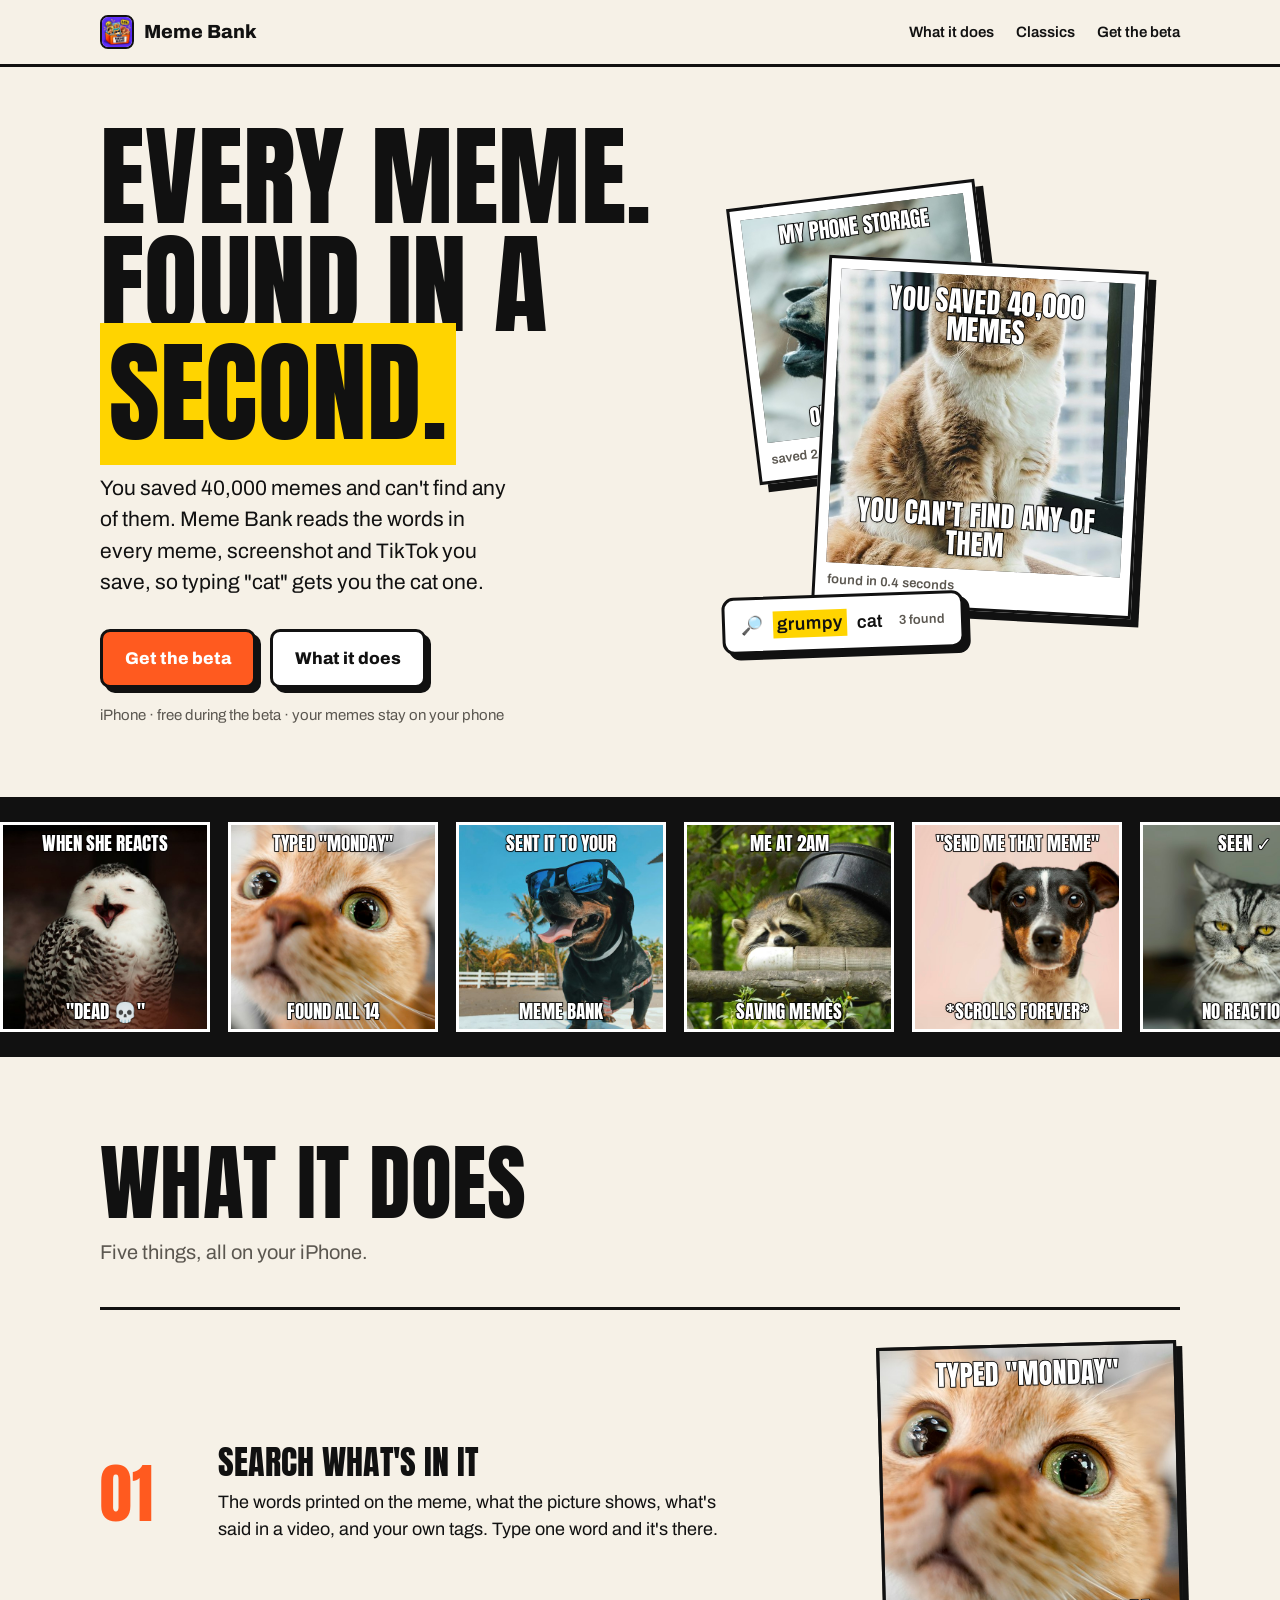
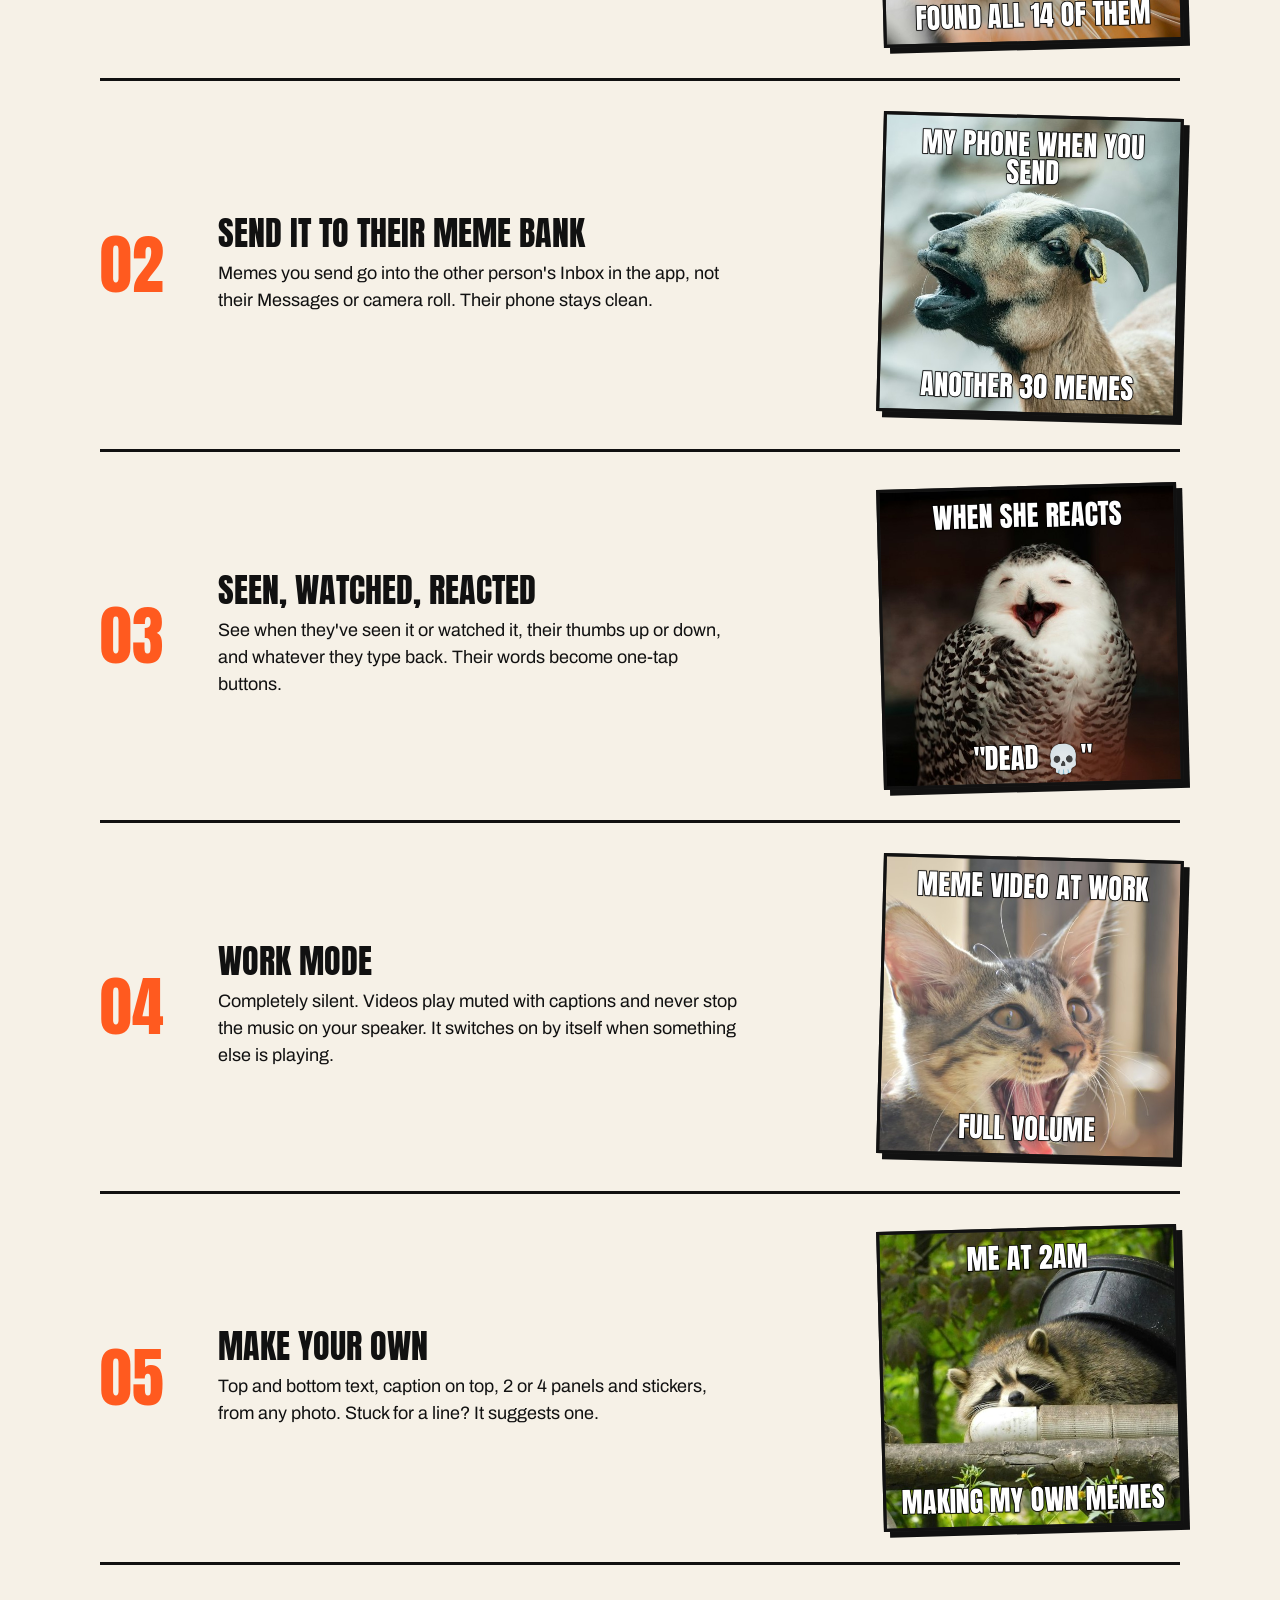
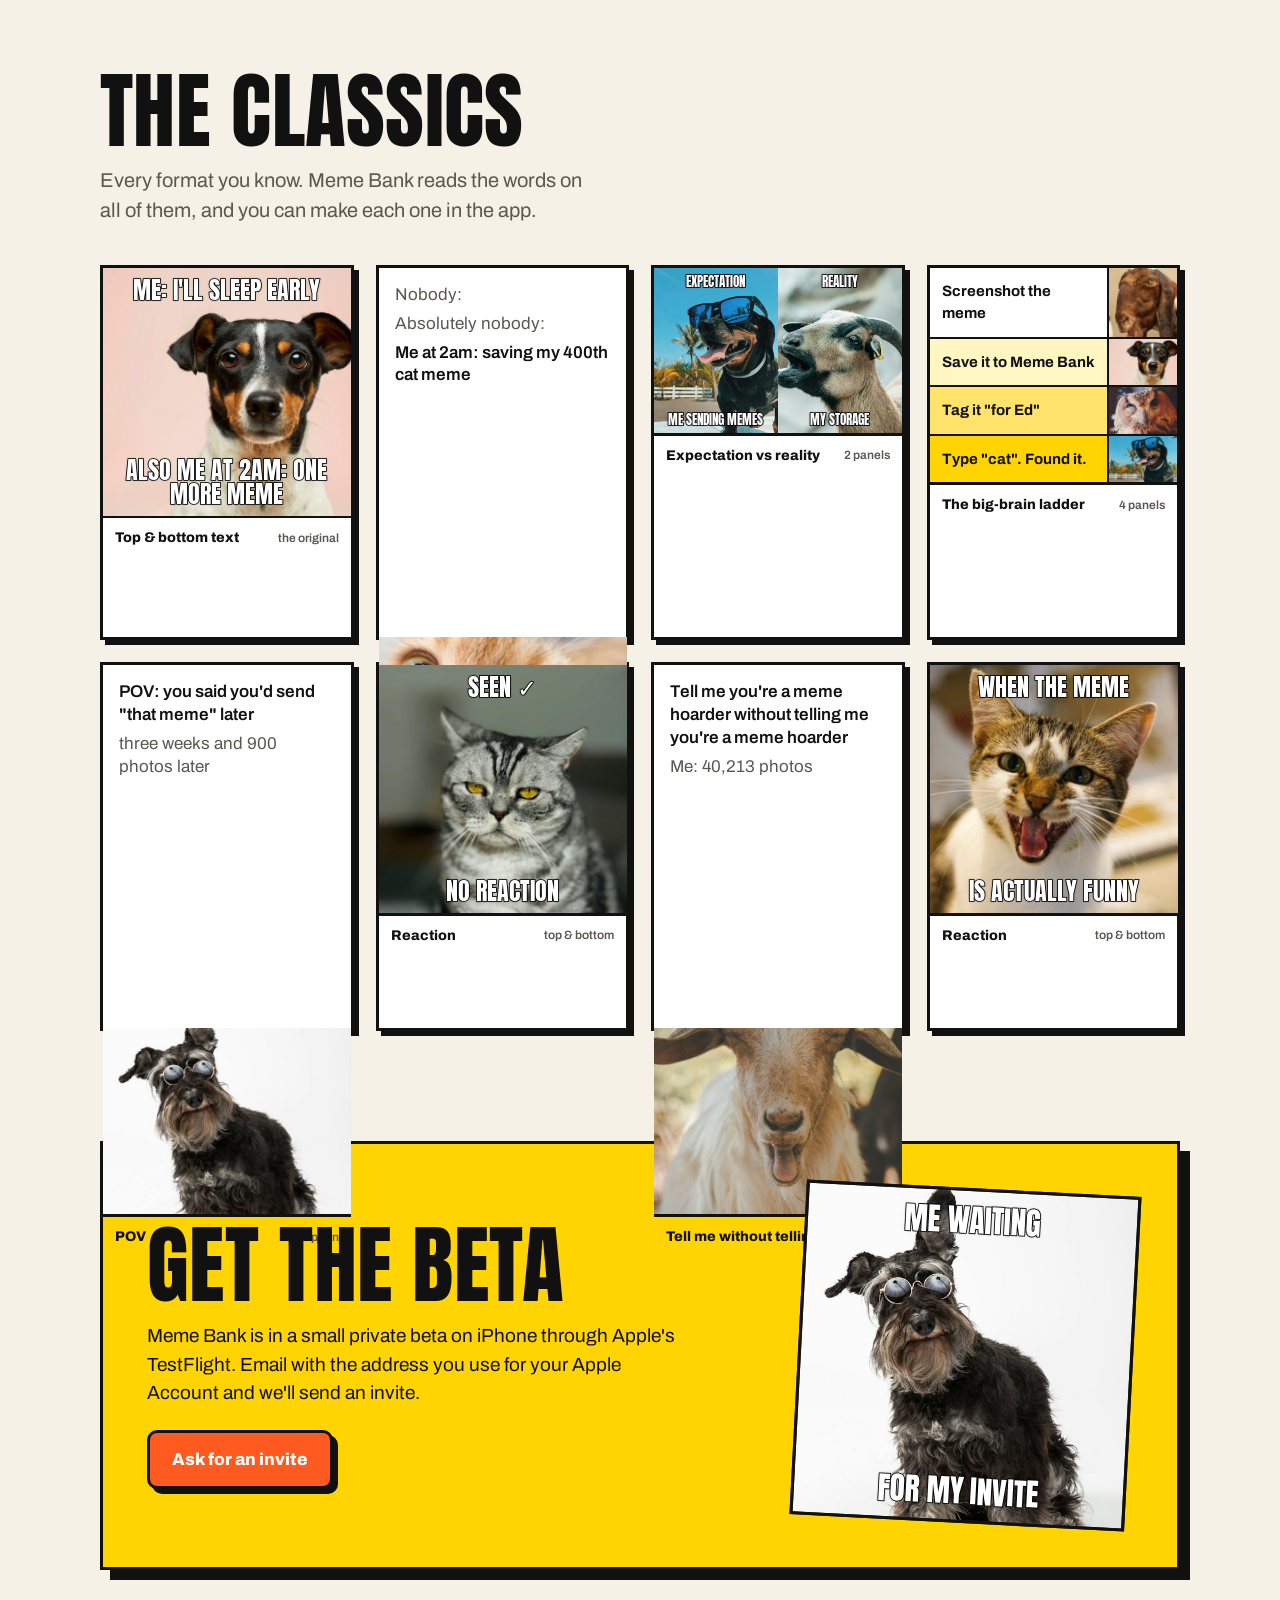
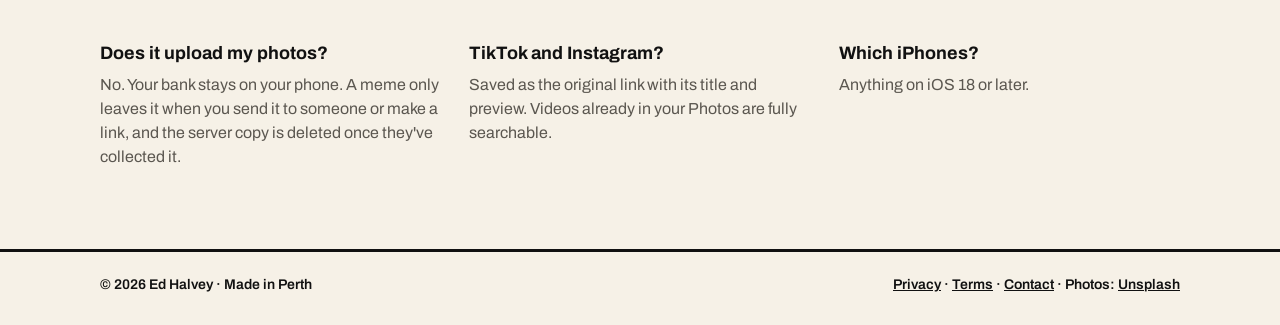
<file: index.html>
<!doctype html>
<html lang="en-AU">
<head>
<meta charset="utf-8">
<!-- Google Analytics (Meme Bank property) -->
<script async src="https://www.googletagmanager.com/gtag/js?id=G-Q2E5VL5T1B"></script>
<script>window.dataLayer=window.dataLayer||[];function gtag(){dataLayer.push(arguments);}gtag('js',new Date());gtag('config','G-Q2E5VL5T1B');</script>

<meta name="viewport" content="width=device-width,initial-scale=1">
<title>Meme Bank</title>
<meta name="description" content="An iPhone app that finds any meme you've saved by the words in it.">
<meta property="og:title" content="Meme Bank">
<meta property="og:description" content="You saved 40,000 memes. You can't find any of them. This fixes that.">
<meta property="og:image" content="https://memebank.au/img/og.png">
<meta name="twitter:card" content="summary_large_image">
<meta name="theme-color" content="#F6F1E7">
<link rel="icon" type="image/png" href="img/favicon.png">
<link rel="apple-touch-icon" href="img/apple-touch-icon.png">
<link rel="preconnect" href="https://fonts.googleapis.com">
<link rel="stylesheet" href="https://fonts.googleapis.com/css2?family=Anton&family=Archivo:wght@400;600;800&display=swap">
<style>
:root{--paper:#F6F1E7;--ink:#111;--orange:#FF5A1F;--yellow:#FFD400;--grey:#5b5750;--b:3px solid var(--ink)}
*{box-sizing:border-box}
html{-webkit-text-size-adjust:100%}
body{margin:0;background:var(--paper);color:var(--ink);font:18px/1.5 Archivo,Helvetica,Arial,sans-serif;overflow-x:hidden}
a{color:inherit}
.wrap{max-width:1120px;margin:0 auto;padding:0 20px}
.anton{font-family:Anton,Impact,"Arial Narrow",sans-serif;text-transform:uppercase;font-weight:400;letter-spacing:.3px}

/* header */
.top{border-bottom:var(--b);background:var(--paper);position:sticky;top:0;z-index:5}
.top .wrap{display:flex;align-items:center;justify-content:space-between;height:64px}
.logo{display:flex;align-items:center;gap:10px;text-decoration:none;font-weight:800;font-size:19px}
.logo img{width:34px;height:34px;border:2px solid var(--ink);border-radius:8px}
.top nav{display:flex;gap:22px;font-weight:600;font-size:15px}
.top nav a{text-decoration:none}
.top nav a:hover{text-decoration:underline;text-decoration-thickness:2px}
.btn{display:inline-block;background:var(--orange);color:#fff;text-decoration:none;font-weight:800;font-size:17px;
  padding:14px 22px;border:var(--b);border-radius:10px;box-shadow:5px 5px 0 var(--ink);transition:transform .08s,box-shadow .08s}
.btn:hover{transform:translate(2px,2px);box-shadow:3px 3px 0 var(--ink)}
.btn.alt{background:#fff;color:var(--ink)}

/* hero */
.hero .wrap{display:grid;grid-template-columns:1.1fr .9fr;gap:40px;align-items:center;padding-top:56px;padding-bottom:70px}
.hero h1{font-size:clamp(56px,8.6vw,112px);line-height:.98;margin:0}
.hero h1 mark{background:linear-gradient(transparent 8%,var(--yellow) 8%,var(--yellow) 94%,transparent 94%);color:var(--ink);padding:0 .08em}
.hero p{font-size:clamp(18px,2.1vw,21px);max-width:34ch;margin:26px 0 30px}
.hero .ctas{display:flex;gap:14px;flex-wrap:wrap}
.hero small{display:block;margin-top:16px;color:var(--grey);font-size:15px}
.pile{position:relative;height:500px}
.card{position:absolute;border:var(--b);background:#fff;padding:10px 10px 0;box-shadow:8px 8px 0 var(--ink)}
.card .meme{width:100%}
.card figcaption{font-size:13px;font-weight:600;padding:8px 2px 10px;color:var(--grey)}
.pile .c1{width:320px;right:0;top:70px;rotate:3deg;z-index:2}
.pile .c2{width:250px;left:-10px;top:0;rotate:-7deg}
.search{position:absolute;left:10px;bottom:24px;z-index:3;background:#fff;border:var(--b);border-radius:12px;box-shadow:6px 6px 0 var(--ink);
  padding:12px 16px;font-weight:600;font-size:18px;display:flex;gap:10px;align-items:center;rotate:-2deg}
.search .hit{background:var(--yellow);padding:0 4px}
.search .count{font-size:13px;color:var(--grey);font-weight:600;margin-left:6px}

/* a meme: real photo with Impact top/bottom text */
.meme{position:relative;display:block;aspect-ratio:1;background:#222 center/cover no-repeat;margin:0;container-type:inline-size}
.meme b{position:absolute;left:4%;right:4%;text-align:center;color:#fff;text-transform:uppercase;font:clamp(13px,9.5cqw,34px)/1.02 Anton,Impact,sans-serif;
  -webkit-text-stroke:1.6px #000;paint-order:stroke fill;text-shadow:0 0 2px #000}
.meme b.t{top:4%}.meme b.b{bottom:4%}

/* ticker */
.ticker{background:var(--ink);border-block:var(--b);padding:22px 0;overflow:hidden}
.row{display:flex;gap:18px;width:max-content;animation:scroll 45s linear infinite}
.ticker .meme{width:210px;border:3px solid #fff;flex:none}

@keyframes scroll{to{transform:translateX(-50%)}}
@media (prefers-reduced-motion:reduce){.row{animation:none}}

/* features */
.sec{padding:84px 0 20px}
.sec h2{font-size:clamp(44px,7vw,84px);line-height:1;margin:0 0 12px}
.sec .intro{font-size:20px;max-width:46ch;color:var(--grey);margin:0 0 40px}
.feat{display:grid;grid-template-columns:90px 1fr 300px;gap:28px;align-items:center;border-top:var(--b);padding:34px 0}
.feat:last-child{border-bottom:var(--b)}
.feat .num{font:64px/1 Anton,Impact,sans-serif;color:var(--orange)}
.feat h3{font:34px/1 Anton,Impact,sans-serif;text-transform:uppercase;margin:0 0 10px}
.feat p{margin:0;max-width:52ch}
.feat .meme{border:var(--b);box-shadow:6px 6px 0 var(--ink)}
.feat:nth-child(even) .meme{rotate:1.5deg}.feat:nth-child(odd) .meme{rotate:-1.5deg}

/* classics */
.wall{display:grid;grid-template-columns:repeat(4,1fr);gap:22px}
.tile{border:var(--b);background:#fff;box-shadow:5px 5px 0 var(--ink)}
.tile .lab{display:flex;justify-content:space-between;align-items:center;padding:9px 12px;border-top:var(--b);font-weight:800;font-size:14px}
.tile .lab span{font-weight:600;color:var(--grey);font-size:12px}
.txt{padding:16px;font:600 17px/1.35 Archivo,sans-serif;min-height:100%}
.txt .dim{color:var(--grey);font-weight:400}
.txt p{margin:0 0 6px}
.split{display:grid;grid-template-columns:1fr 1fr}
.split .meme{aspect-ratio:3/4}

.ladder div{display:grid;grid-template-columns:1fr 70px;border-bottom:2px solid var(--ink);font-weight:700;font-size:15px}
.ladder div:last-child{border-bottom:0}
.ladder span{padding:12px}
.ladder i{background:center/cover;border-left:2px solid var(--ink)}
.ladder div:nth-child(1){background:#fff}.ladder div:nth-child(2){background:#FFF6C2}.ladder div:nth-child(3){background:#FFE36B}.ladder div:nth-child(4){background:var(--yellow)}

/* beta */
.beta{margin:90px 0 0;background:var(--yellow);border:var(--b);box-shadow:10px 10px 0 var(--ink);padding:44px;display:grid;grid-template-columns:1.3fr .7fr;gap:30px;align-items:center}
.beta h2{font-size:clamp(46px,7vw,86px);line-height:1;margin:0 0 14px}
.beta p{margin:0 0 22px;max-width:48ch;font-size:19px}
.beta .meme{border:var(--b);rotate:3deg}

.faq{margin-top:70px;display:grid;grid-template-columns:repeat(3,1fr);gap:28px}
.faq h4{margin:0 0 6px;font-size:18px}
.faq p{margin:0;color:var(--grey);font-size:16px}

footer{margin-top:80px;border-top:var(--b);padding:22px 0 30px;font-size:14px;font-weight:600}
footer .wrap{display:flex;flex-wrap:wrap;justify-content:space-between;gap:10px}

@media (max-width:900px){
  .hero .wrap{grid-template-columns:1fr;padding-top:36px}
  .pile{height:440px;max-width:460px;width:100%;margin:0 auto}
  .pile .c1{width:270px;right:0}.pile .c2{width:210px}
  .feat{grid-template-columns:60px 1fr}.feat .meme{grid-column:1/-1;max-width:420px}
  .feat .num{font-size:44px}
  .wall{grid-template-columns:1fr 1fr}
  .beta{grid-template-columns:1fr;padding:28px}.beta .meme{max-width:300px}
  .faq{grid-template-columns:1fr}
  .top nav a.hide{display:none}
}
@media (max-width:520px){
  .wall{grid-template-columns:1fr}
  .pile{height:400px}.pile .c1{width:230px}.pile .c2{width:180px}
  .search{font-size:16px}
}
</style>
</head>
<body>

<header class="top"><div class="wrap">
  <a class="logo" href="./"><img src="img/icon-512.png" alt="">Meme Bank</a>
  <nav><a class="hide" href="#what">What it does</a><a class="hide" href="#classics">Classics</a><a href="#beta">Get the beta</a></nav>
</div></header>

<section class="hero"><div class="wrap">
  <div>
    <h1 class="anton">Every meme.<br>Found in a <mark>second.</mark></h1>
    <p>You saved 40,000 memes and can't find any of them. Meme Bank reads the words in every meme, screenshot and TikTok you save, so typing "cat" gets you the cat one.</p>
    <div class="ctas"><a class="btn" href="#beta">Get the beta</a><a class="btn alt" href="#what">What it does</a></div>
    <small>iPhone · free during the beta · your memes stay on your phone</small>
  </div>
  <div class="pile" aria-hidden="true">
    <figure class="card c2"><div class="meme" style="background-image:url(img/m/goat-scream.jpg)"><b class="t">My phone storage</b><b class="b">one more meme</b></div><figcaption>saved 2 years ago</figcaption></figure>
    <figure class="card c1"><div class="meme" style="background-image:url(img/m/grumpy.jpg)"><b class="t">You saved 40,000 memes</b><b class="b">You can't find any of them</b></div><figcaption>found in 0.4 seconds</figcaption></figure>
    <div class="search">🔎 <span class="hit">grumpy</span> cat <span class="count">3 found</span></div>
  </div>
</div></section>

<div class="ticker" aria-hidden="true"><div class="row">
  <div class="meme" style="background-image:url(img/m/owl-laugh.jpg)"><b class="t">When she reacts</b><b class="b">"dead 💀"</b></div>
  <div class="meme" style="background-image:url(img/m/cat-eyes.jpg)"><b class="t">Typed "monday"</b><b class="b">found all 14</b></div>
  <div class="meme" style="background-image:url(img/m/dog-shades.jpg)"><b class="t">Sent it to your</b><b class="b">Meme Bank</b></div>
  <div class="meme" style="background-image:url(img/m/raccoon-bucket.jpg)"><b class="t">Me at 2am</b><b class="b">saving memes</b></div>
  <div class="meme" style="background-image:url(img/m/dog-tilt.jpg)"><b class="t">"Send me that meme"</b><b class="b">*scrolls forever*</b></div>
  <div class="meme" style="background-image:url(img/m/unimpressed.jpg)"><b class="t">Seen ✓</b><b class="b">no reaction</b></div>
  <div class="meme" style="background-image:url(img/m/goat-monday.jpg)"><b class="t">Monday</b><b class="b">again</b></div>
  <div class="meme" style="background-image:url(img/m/owl-side.jpg)"><b class="t">"I'll send it</b><b class="b">later"</b></div>
  <div class="meme" style="background-image:url(img/m/cat-laugh.jpg)"><b class="t">When it's</b><b class="b">actually funny</b></div>
  <div class="meme" style="background-image:url(img/m/raccoon-stare.jpg)"><b class="t">Watched ▶︎</b><b class="b">still nothing</b></div>
  <div class="meme" style="background-image:url(img/m/owl-laugh.jpg)"><b class="t">When she reacts</b><b class="b">"dead 💀"</b></div>
  <div class="meme" style="background-image:url(img/m/cat-eyes.jpg)"><b class="t">Typed "monday"</b><b class="b">found all 14</b></div>
  <div class="meme" style="background-image:url(img/m/dog-shades.jpg)"><b class="t">Sent it to your</b><b class="b">Meme Bank</b></div>
  <div class="meme" style="background-image:url(img/m/raccoon-bucket.jpg)"><b class="t">Me at 2am</b><b class="b">saving memes</b></div>
  <div class="meme" style="background-image:url(img/m/dog-tilt.jpg)"><b class="t">"Send me that meme"</b><b class="b">*scrolls forever*</b></div>
  <div class="meme" style="background-image:url(img/m/unimpressed.jpg)"><b class="t">Seen ✓</b><b class="b">no reaction</b></div>
  <div class="meme" style="background-image:url(img/m/goat-monday.jpg)"><b class="t">Monday</b><b class="b">again</b></div>
  <div class="meme" style="background-image:url(img/m/owl-side.jpg)"><b class="t">"I'll send it</b><b class="b">later"</b></div>
  <div class="meme" style="background-image:url(img/m/cat-laugh.jpg)"><b class="t">When it's</b><b class="b">actually funny</b></div>
  <div class="meme" style="background-image:url(img/m/raccoon-stare.jpg)"><b class="t">Watched ▶︎</b><b class="b">still nothing</b></div>
</div></div>

<section class="sec" id="what"><div class="wrap">
  <h2 class="anton">What it does</h2>
  <p class="intro">Five things, all on your iPhone.</p>

  <div class="feat">
    <div class="num">01</div>
    <div><h3>Search what's in it</h3><p>The words printed on the meme, what the picture shows, what's said in a video, and your own tags. Type one word and it's there.</p></div>
    <div class="meme" style="background-image:url(img/m/cat-eyes.jpg)"><b class="t">Typed "monday"</b><b class="b">found all 14 of them</b></div>
  </div>
  <div class="feat">
    <div class="num">02</div>
    <div><h3>Send it to their Meme Bank</h3><p>Memes you send go into the other person's Inbox in the app, not their Messages or camera roll. Their phone stays clean.</p></div>
    <div class="meme" style="background-image:url(img/m/goat-scream.jpg)"><b class="t">My phone when you send</b><b class="b">another 30 memes</b></div>
  </div>
  <div class="feat">
    <div class="num">03</div>
    <div><h3>Seen, watched, reacted</h3><p>See when they've seen it or watched it, their thumbs up or down, and whatever they type back. Their words become one-tap buttons.</p></div>
    <div class="meme" style="background-image:url(img/m/owl-laugh.jpg)"><b class="t">When she reacts</b><b class="b">"dead 💀"</b></div>
  </div>
  <div class="feat">
    <div class="num">04</div>
    <div><h3>Work mode</h3><p>Completely silent. Videos play muted with captions and never stop the music on your speaker. It switches on by itself when something else is playing.</p></div>
    <div class="meme" style="background-image:url(img/m/kitten-yell.jpg)"><b class="t">Meme video at work</b><b class="b">full volume</b></div>
  </div>
  <div class="feat">
    <div class="num">05</div>
    <div><h3>Make your own</h3><p>Top and bottom text, caption on top, 2 or 4 panels and stickers, from any photo. Stuck for a line? It suggests one.</p></div>
    <div class="meme" style="background-image:url(img/m/raccoon-bucket.jpg)"><b class="t">Me at 2am</b><b class="b">making my own memes</b></div>
  </div>
</div></section>

<section class="sec" id="classics"><div class="wrap">
  <h2 class="anton">The classics</h2>
  <p class="intro">Every format you know. Meme Bank reads the words on all of them, and you can make each one in the app.</p>
  <div class="wall">
    <div class="tile"><div class="meme" style="background-image:url(img/m/dog-tilt.jpg)"><b class="t">Me: I'll sleep early</b><b class="b">Also me at 2am: one more meme</b></div><div class="lab">Top &amp; bottom text <span>the original</span></div></div>
    <div class="tile"><div class="txt"><p class="dim">Nobody:</p><p class="dim">Absolutely nobody:</p><p>Me at 2am: saving my 400th cat meme</p></div><div class="meme" style="aspect-ratio:4/3;background-image:url(img/m/cat-eyes.jpg)"></div><div class="lab">Nobody: <span>caption</span></div></div>
    <div class="tile"><div class="split"><div class="meme" style="background-image:url(img/m/dog-shades.jpg)"><b class="t">Expectation</b><b class="b">me sending memes</b></div><div class="meme" style="background-image:url(img/m/goat-scream.jpg)"><b class="t">Reality</b><b class="b">my storage</b></div></div><div class="lab">Expectation vs reality <span>2 panels</span></div></div>
    <div class="tile"><div class="ladder">
      <div><span>Screenshot the meme</span><i style="background-image:url(img/m/goat-monday.jpg)"></i></div>
      <div><span>Save it to Meme Bank</span><i style="background-image:url(img/m/dog-tilt.jpg)"></i></div>
      <div><span>Tag it "for Ed"</span><i style="background-image:url(img/m/owl-side.jpg)"></i></div>
      <div><span>Type "cat". Found it.</span><i style="background-image:url(img/m/dog-shades.jpg)"></i></div>
    </div><div class="lab">The big-brain ladder <span>4 panels</span></div></div>
    <div class="tile"><div class="txt"><p>POV: you said you'd send "that meme" later</p><p class="dim">three weeks and 900 photos later</p></div><div class="meme" style="aspect-ratio:4/3;background-image:url(img/m/dog-goggles.jpg)"></div><div class="lab">POV <span>caption</span></div></div>
    <div class="tile"><div class="meme" style="background-image:url(img/m/unimpressed.jpg)"><b class="t">Seen ✓</b><b class="b">no reaction</b></div><div class="lab">Reaction <span>top &amp; bottom</span></div></div>
    <div class="tile"><div class="txt"><p>Tell me you're a meme hoarder without telling me you're a meme hoarder</p><p class="dim">Me: 40,213 photos</p></div><div class="meme" style="aspect-ratio:4/3;background-image:url(img/m/goat-tongue.jpg)"></div><div class="lab">Tell me without telling me <span>caption</span></div></div>
    <div class="tile"><div class="meme" style="background-image:url(img/m/cat-laugh.jpg)"><b class="t">When the meme</b><b class="b">is actually funny</b></div><div class="lab">Reaction <span>top &amp; bottom</span></div></div>
  </div>
</div></section>

<div class="wrap">
  <section class="beta" id="beta">
    <div>
      <h2 class="anton">Get the beta</h2>
      <p>Meme Bank is in a small private beta on iPhone through Apple's TestFlight. Email with the address you use for your Apple Account and we'll send an invite.</p>
      <a class="btn" href="mailto:eh@metroanaes.com.au?subject=Meme%20Bank%20beta">Ask for an invite</a>
    </div>
    <div class="meme" style="background-image:url(img/m/dog-goggles.jpg)"><b class="t">Me waiting</b><b class="b">for my invite</b></div>
  </section>

  <section class="faq">
    <div><h4>Does it upload my photos?</h4><p>No. Your bank stays on your phone. A meme only leaves it when you send it to someone or make a link, and the server copy is deleted once they've collected it.</p></div>
    <div><h4>TikTok and Instagram?</h4><p>Saved as the original link with its title and preview. Videos already in your Photos are fully searchable.</p></div>
    <div><h4>Which iPhones?</h4><p>Anything on iOS 18 or later.</p></div>
  </section>
</div>

<footer><div class="wrap">
  <span>© 2026 Ed Halvey · Made in Perth</span>
  <span><a href="privacy/">Privacy</a> · <a href="terms/">Terms</a> · <a href="mailto:eh@metroanaes.com.au">Contact</a> · Photos: <a href="https://unsplash.com">Unsplash</a></span>
</div></footer>

</body>
</html>
</file>
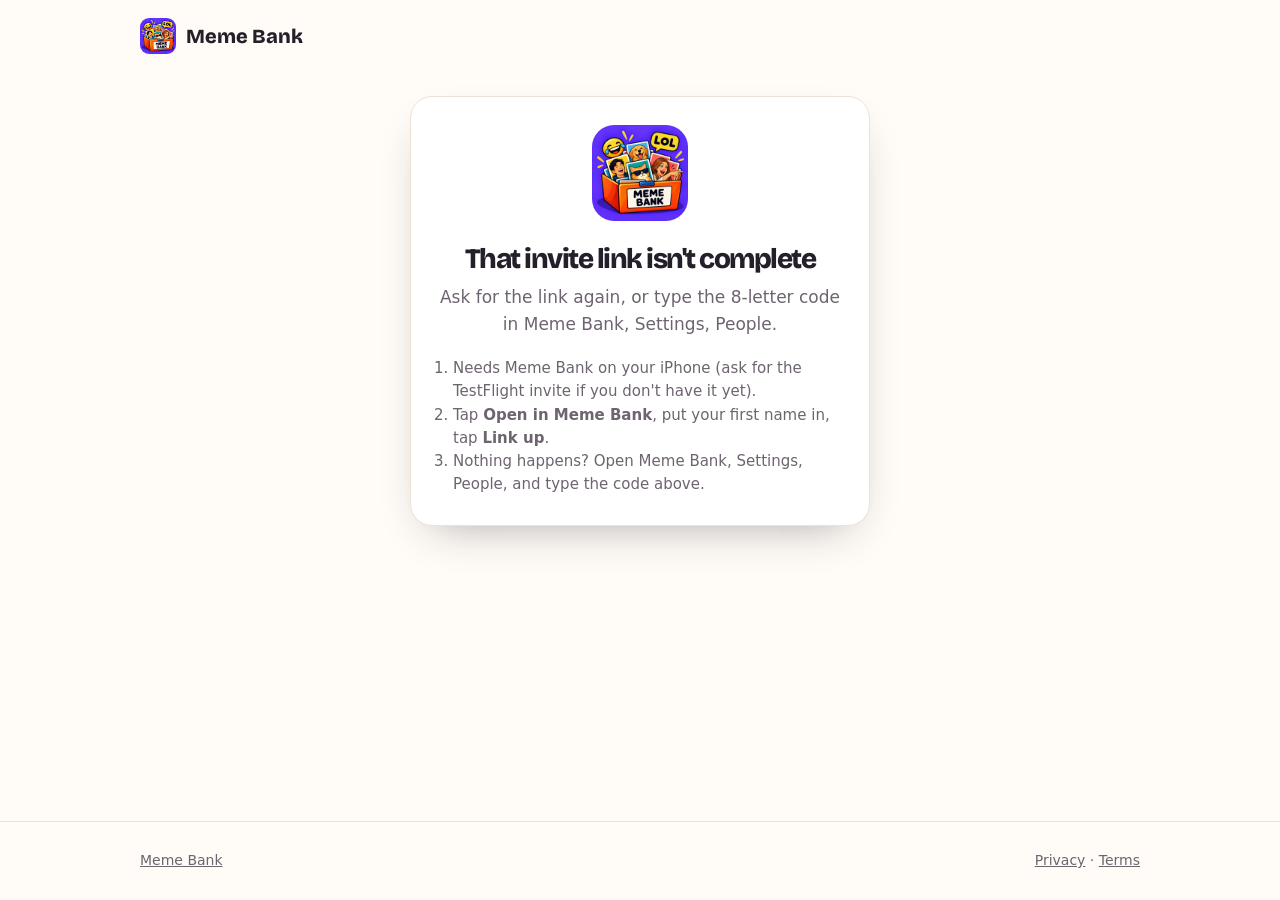
<file: i/index.html>
<!doctype html>
<html lang="en-AU">
<head>
<meta charset="utf-8">
<!-- Google Analytics (Meme Bank property) -->
<script async src="https://www.googletagmanager.com/gtag/js?id=G-Q2E5VL5T1B"></script>
<script>window.dataLayer=window.dataLayer||[];function gtag(){dataLayer.push(arguments);}gtag('js',new Date());gtag('config','G-Q2E5VL5T1B');</script>

<meta name="viewport" content="width=device-width,initial-scale=1,viewport-fit=cover">
<title>Meme Bank invite</title>
<meta property="og:title" content="Swap memes with me in Meme Bank 😂">
<meta property="og:description" content="Tap to link up. Memes go straight into your Meme Bank, not your Messages or Photos.">
<meta property="og:image" content="https://memebank.au/img/og.png">
<meta name="twitter:card" content="summary_large_image">
<meta name="robots" content="noindex">
<link rel="icon" type="image/png" href="../img/favicon.png">
<link rel="apple-touch-icon" href="../img/apple-touch-icon.png">
<link rel="preconnect" href="https://fonts.googleapis.com">
<link rel="stylesheet" href="https://fonts.googleapis.com/css2?family=Bricolage+Grotesque:opsz,wght@12..96,600;12..96,800&display=swap">
<link rel="stylesheet" href="../site.css">
<style>
body{min-height:100vh;display:flex;flex-direction:column}
main{flex:1;display:flex;flex-direction:column;align-items:center;padding:24px 16px}
.card{width:100%;max-width:460px;background:var(--card);border:1px solid var(--line);border-radius:22px;padding:28px 22px;text-align:center;box-shadow:0 18px 44px -24px rgba(36,31,41,.45)}
.card img{width:96px;height:96px;border-radius:22px}
.card h1{font:800 28px var(--display);margin:14px 0 8px}
.card p{color:var(--muted);margin:0 0 20px}
.go{display:block;background:var(--tang);color:#fff;border-radius:14px;padding:16px;font-weight:700;font-size:18px;text-decoration:none}
.code{margin-top:18px;font-size:14px;color:var(--muted)}
.code b{font:700 20px ui-monospace,Menlo,monospace;letter-spacing:.12em;color:var(--fg)}
ol{text-align:left;color:var(--muted);font-size:15px;padding-left:20px;margin:18px 0 0}
</style>
</head>
<body>
<div class="wrap" style="width:100%"><header class="top"><a class="brand" href="../"><img src="../img/icon-512.png" alt="">Meme Bank</a></header></div>
<main>
  <div class="card" id="card">
    <img src="../img/icon-512.png" alt="">
    <h1 id="h">Swap memes in Meme Bank</h1>
    <p id="sub">Memes you send each other land in the app's Inbox, not your Messages or Photos.</p>
    <a class="go" id="go" href="#">Open in Meme Bank</a>
    <div class="code" id="codebox"></div>
    <ol>
      <li>Needs Meme Bank on your iPhone (ask for the TestFlight invite if you don't have it yet).</li>
      <li>Tap <b>Open in Meme Bank</b>, put your first name in, tap <b>Link up</b>.</li>
      <li>Nothing happens? Open Meme Bank, Settings, People, and type the code above.</li>
    </ol>
  </div>
</main>
<footer style="margin-top:24px"><div class="wrap"><span><a href="../">Meme Bank</a></span><span><a href="../privacy/">Privacy</a> · <a href="../terms/">Terms</a></span></div></footer>
<script>
(function(){
  var API = "https://bbwjroytqxynborrqylr.supabase.co/functions/v1/memebank";
  var c = (new URLSearchParams(location.search).get("c") || "").toLowerCase().replace(/[^a-z0-9]/g, "");
  var go = document.getElementById("go");
  function esc(s){ return String(s || "").replace(/[&<>"']/g, function(x){ return {"&":"&amp;","<":"&lt;",">":"&gt;",'"':"&quot;","'":"&#39;"}[x]; }); }
  if (c.length !== 8) {
    document.getElementById("h").textContent = "That invite link isn't complete";
    document.getElementById("sub").textContent = "Ask for the link again, or type the 8-letter code in Meme Bank, Settings, People.";
    go.style.display = "none";
    return;
  }
  go.href = "memebank://invite?c=" + c;
  document.getElementById("codebox").innerHTML = "Code: <b>" + esc(c) + "</b>";
  fetch(API + "?invite=" + c).then(function(r){ return r.ok ? r.json() : null; }).then(function(d){
    if (!d) {
      document.getElementById("h").textContent = "This invite has expired";
      document.getElementById("sub").textContent = "Invites last 14 days. Ask for a new one.";
      go.style.display = "none";
      return;
    }
    document.getElementById("h").innerHTML = esc(d.from) + " wants to swap memes with you";
    document.title = d.from + " invited you to Meme Bank";
  }).catch(function(){});
})();
</script>
</body>
</html>
</file>
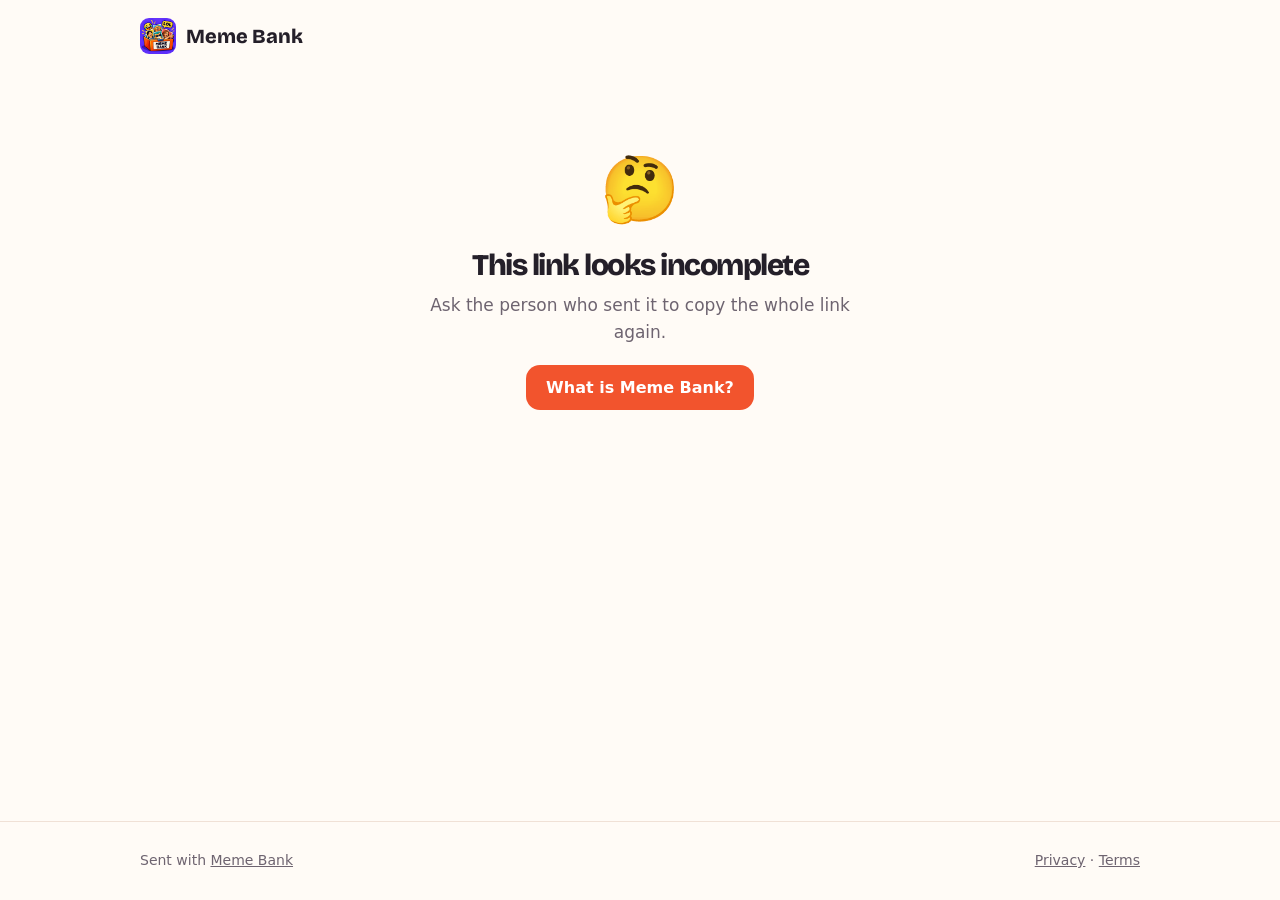
<file: m/index.html>
<!doctype html>
<html lang="en-AU">
<head>
<meta charset="utf-8">
<!-- Google Analytics (Meme Bank property) -->
<script async src="https://www.googletagmanager.com/gtag/js?id=G-Q2E5VL5T1B"></script>
<script>window.dataLayer=window.dataLayer||[];function gtag(){dataLayer.push(arguments);}gtag('js',new Date());gtag('config','G-Q2E5VL5T1B');</script>

<meta name="viewport" content="width=device-width,initial-scale=1,viewport-fit=cover">
<title>Meme Bank</title>
<meta property="og:title" content="Someone sent you a meme 😂">
<meta property="og:description" content="Tap to see it. No app needed.">
<meta property="og:image" content="../img/og.png">
<meta name="twitter:card" content="summary_large_image">
<link rel="icon" type="image/png" href="../img/favicon.png">
<link rel="apple-touch-icon" href="../img/apple-touch-icon.png">
<link rel="preconnect" href="https://fonts.googleapis.com">
<link rel="stylesheet" href="https://fonts.googleapis.com/css2?family=Bricolage+Grotesque:opsz,wght@12..96,600;12..96,800&display=swap">
<link rel="stylesheet" href="../site.css">
<style>
body{min-height:100vh;display:flex;flex-direction:column}
main{flex:1;display:flex;flex-direction:column;align-items:center;padding:8px 16px 24px}
.from{color:var(--muted);font-size:15px;margin:4px 0 12px;text-align:center}
.meme{width:100%;max-width:560px;background:var(--card);border:1px solid var(--line);border-radius:20px;overflow:hidden;box-shadow:0 18px 44px -24px rgba(36,31,41,.45)}
.meme img{display:block;width:100%;height:auto;background:#111}
.linkcard{padding:28px 22px;text-align:center}
.linkcard .site{font:800 26px var(--display);margin:8px 0 6px}
.linkcard .ttl{color:var(--muted);margin-bottom:18px;word-break:break-word}
.cap{padding:14px 16px;font-weight:600;border-top:1px solid var(--line);word-break:break-word}
.react{display:flex;gap:12px;justify-content:center;margin:18px 0 6px}
.rb{display:flex;align-items:center;gap:8px;background:var(--card);border:2px solid var(--line);border-radius:99px;padding:10px 20px;font:700 18px var(--body);color:var(--fg);cursor:pointer;min-width:112px;justify-content:center}
.rb .n{font-variant-numeric:tabular-nums;color:var(--muted);font-size:16px}
.rb[aria-pressed="true"].up{border-color:var(--ok);background:color-mix(in srgb,var(--ok) 14%,var(--card))}
.rb[aria-pressed="true"].down{border-color:var(--tang);background:var(--soft)}
.meta{color:var(--muted);font-size:13px;text-align:center;margin-top:4px}
.get{margin-top:26px;text-align:center;font-size:15px;color:var(--muted)}
.state{max-width:440px;text-align:center;margin-top:60px}
.state .big{font-size:64px}
.state h1{font-size:30px;margin:10px 0}
.skel{width:100%;max-width:560px;aspect-ratio:1;border-radius:20px;background:linear-gradient(90deg,var(--card),var(--line),var(--card));background-size:200% 100%;animation:sh 1.2s infinite}
@keyframes sh{to{background-position:-200% 0}}
</style>
</head>
<body>
<div class="wrap" style="width:100%"><header class="top"><a class="brand" href="../"><img src="../img/icon-512.png" alt="">Meme Bank</a></header></div>
<main id="app"><div class="skel" aria-label="Loading"></div></main>
<footer style="margin-top:24px"><div class="wrap"><span>Sent with <a href="../">Meme Bank</a></span><span><a href="../privacy/">Privacy</a> · <a href="../terms/">Terms</a></span></div></footer>
<script>
(function(){
  var API = "https://bbwjroytqxynborrqylr.supabase.co/functions/v1/memebank";
  var app = document.getElementById("app");
  var qs = new URLSearchParams(location.search);
  var id = (qs.get("id") || location.hash.replace("#","") || "").trim().toLowerCase();
  function viewerId(){
    var v = null;
    try { v = localStorage.getItem("mb.viewer"); } catch(e){}
    if (!v) {
      v = (crypto.randomUUID ? crypto.randomUUID() : String(Date.now()) + "-" + Math.random().toString(36).slice(2, 12));
      try { localStorage.setItem("mb.viewer", v); } catch(e){}
    }
    return v;
  }
  var viewer = viewerId();
  function esc(s){ return String(s || "").replace(/[&<>"']/g, function(c){ return {"&":"&amp;","<":"&lt;",">":"&gt;",'"':"&quot;","'":"&#39;"}[c]; }); }
  function site(u){
    var h = ""; try { h = new URL(u).hostname.toLowerCase(); } catch(e){}
    var map = [["tiktok","TikTok"],["instagram","Instagram"],["facebook","Facebook"],["fb.watch","Facebook"],["youtube","YouTube"],["youtu.be","YouTube"],["x.com","X"],["twitter","X"],["reddit","Reddit"],["threads","Threads"]];
    for (var i=0;i<map.length;i++) if (h.indexOf(map[i][0]) >= 0) return map[i][1];
    return h.replace(/^www\./,"") || "the web";
  }
  function state(big, title, text){
    app.innerHTML = '<div class="state"><div class="big">'+big+'</div><h1>'+title+'</h1><p style="color:var(--muted)">'+text+'</p><p style="margin-top:20px"><a class="btn" href="../">What is Meme Bank?</a></p></div>';
  }
  if (!/^[a-z0-9]{7}$/.test(id)) { state("🤔","This link looks incomplete","Ask the person who sent it to copy the whole link again."); return; }

  var data = null;
  function render(){
    var d = data;
    var from = d.from ? esc(d.from) + " sent you this" : "Someone sent you this";
    var media;
    if (d.kind === "link") {
      var s = site(d.original_url);
      media = '<div class="linkcard"><div style="font-size:44px">🔗</div><div class="site">'+esc(s)+'</div>'+
        (d.title ? '<div class="ttl">'+esc(d.title)+'</div>' : '')+
        '<a class="btn" href="'+esc(d.original_url)+'" rel="noopener">Open in '+esc(s)+'</a></div>';
    } else {
      var ratio = (d.w && d.h) ? ' width="'+d.w+'" height="'+d.h+'"' : '';
      media = '<img src="'+esc(d.image_url)+'" alt="'+esc(d.title || "Meme")+'"'+ratio+'>' + (d.title ? '<div class="cap">'+esc(d.title)+'</div>' : '');
    }
    var exp = d.expires_at ? "Link expires " + new Date(d.expires_at).toLocaleDateString("en-AU",{day:"numeric",month:"short"}) : "";
    app.innerHTML =
      '<p class="from">'+from+'</p>'+
      '<div class="meme">'+media+'</div>'+
      '<div class="react">'+
        '<button class="rb up" id="up" aria-pressed="'+(d.my===1)+'">👍 <span class="n">'+(d.ups||0)+'</span></button>'+
        '<button class="rb down" id="down" aria-pressed="'+(d.my===-1)+'">👎 <span class="n">'+(d.downs||0)+'</span></button>'+
      '</div>'+
      '<p class="meta">'+(d.views||1)+' view'+((d.views||1)===1?'':'s')+(exp ? ' · ' + exp : '')+'</p>'+
      '<p class="get">Keep every meme you meant to show someone. <a href="../">Get Meme Bank</a></p>';
    document.getElementById("up").onclick = function(){ react(d.my === 1 ? 0 : 1); };
    document.getElementById("down").onclick = function(){ react(d.my === -1 ? 0 : -1); };
  }
  function react(r){
    var prev = data.my; data.my = r;
    if (prev === 1) data.ups--; if (prev === -1) data.downs--;
    if (r === 1) data.ups++; if (r === -1) data.downs++;
    render();
    fetch(API, {method:"POST", headers:{"content-type":"application/json"}, body: JSON.stringify({op:"react", id:id, viewer:viewer, reaction:r})})
      .then(function(res){ return res.ok ? res.json() : null; })
      .then(function(j){ if (j) { data.ups = j.ups; data.downs = j.downs; data.views = j.views; render(); } })
      .catch(function(){});
  }
  fetch(API + "?id=" + encodeURIComponent(id) + "&viewer=" + encodeURIComponent(viewer))
    .then(function(res){ if (res.status === 404) throw "gone"; if (!res.ok) throw "err"; return res.json(); })
    .then(function(j){ data = j; if (j.title) document.title = j.title + " · Meme Bank"; render(); })
    .catch(function(e){
      if (e === "gone") state("⌛","This meme has gone","Links last 30 days unless the sender keeps them. Ask them to send it again.");
      else state("📶","Couldn't load the meme","Check your connection and refresh the page.");
    });
})();
</script>
</body>
</html>
</file>
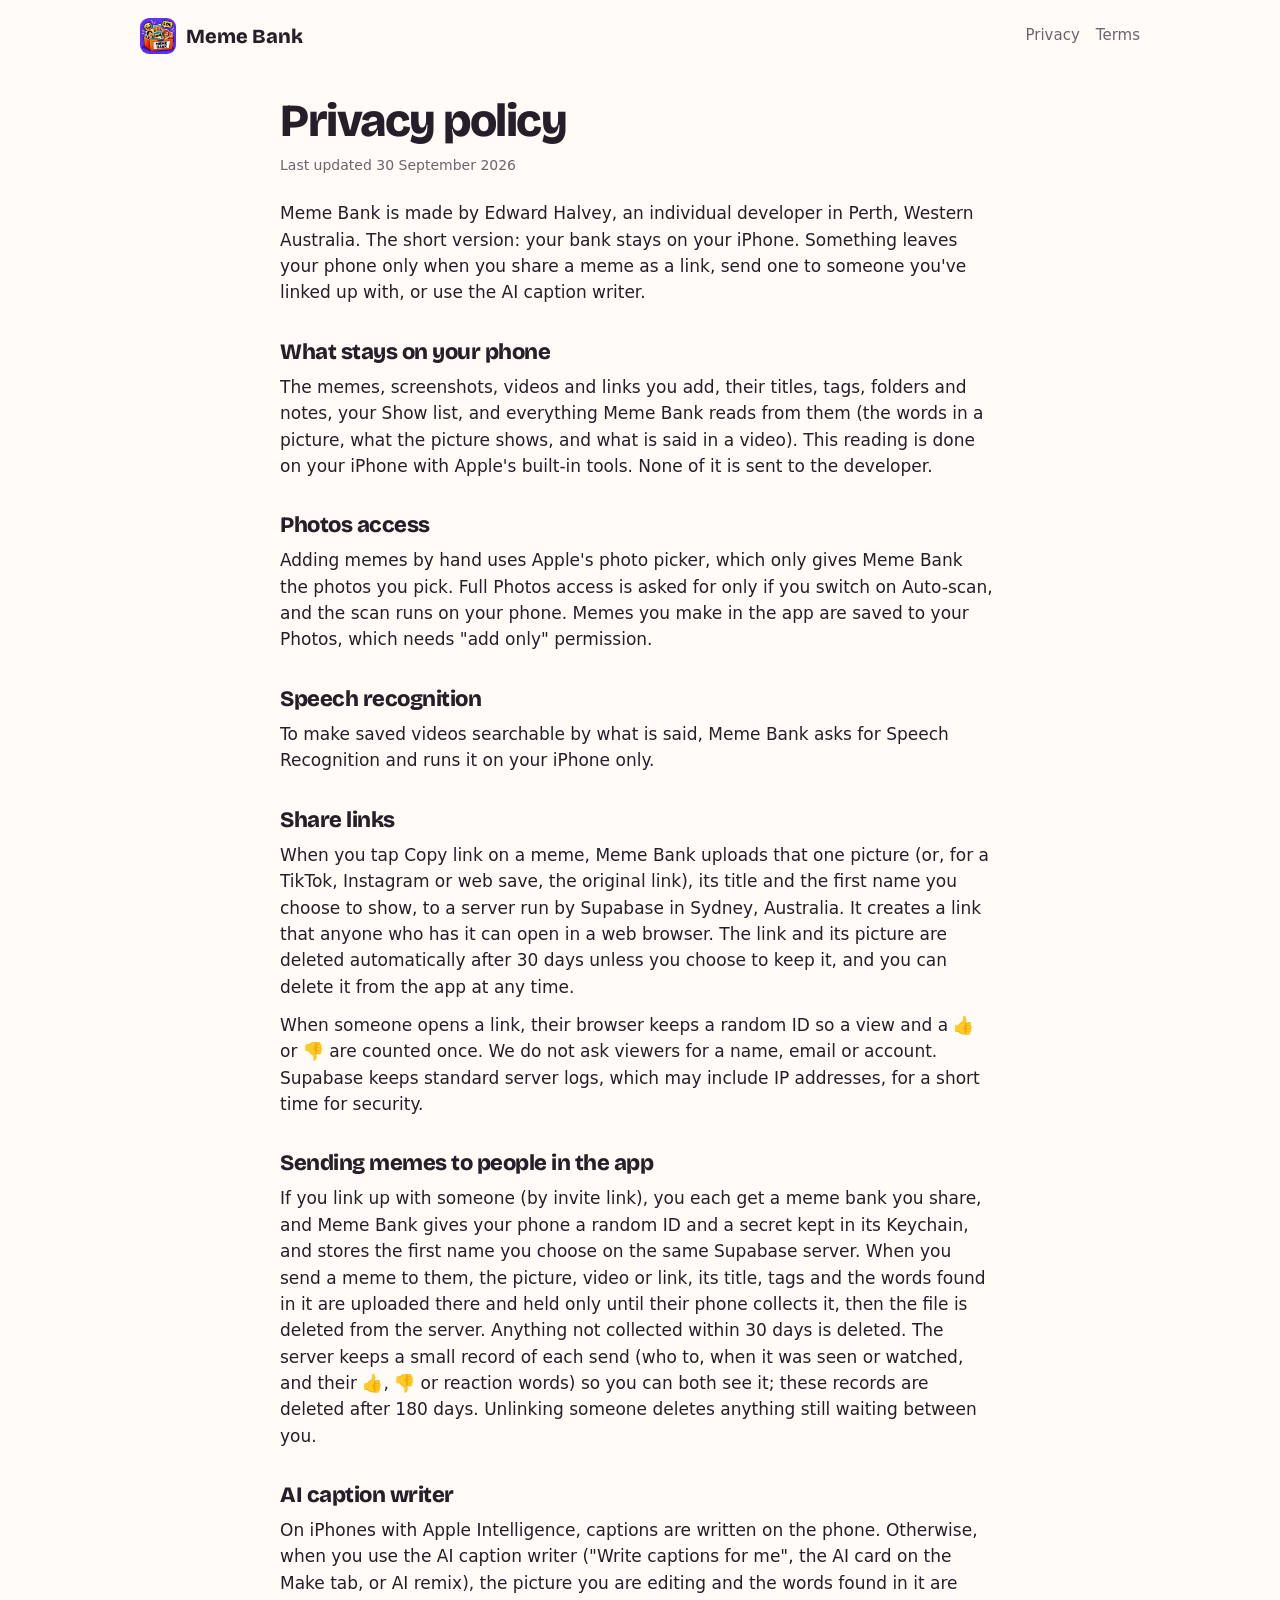
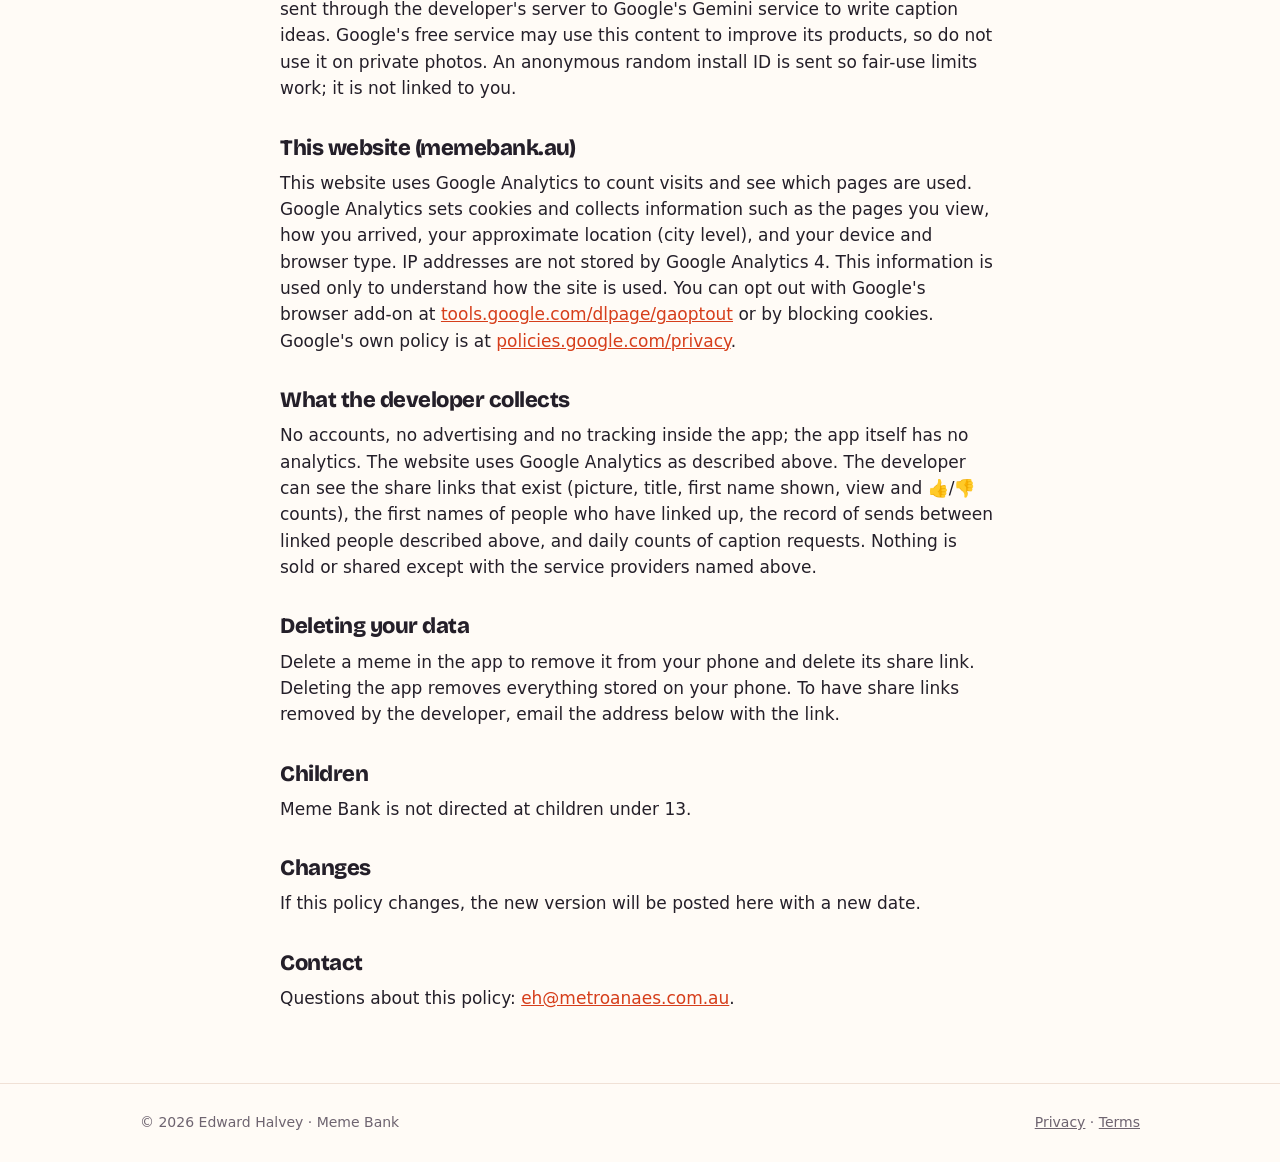
<file: privacy/index.html>
<!doctype html>
<html lang="en-AU">
<head>
<meta charset="utf-8">
<!-- Google Analytics (Meme Bank property) -->
<script async src="https://www.googletagmanager.com/gtag/js?id=G-Q2E5VL5T1B"></script>
<script>window.dataLayer=window.dataLayer||[];function gtag(){dataLayer.push(arguments);}gtag('js',new Date());gtag('config','G-Q2E5VL5T1B');</script>

<meta name="viewport" content="width=device-width,initial-scale=1,viewport-fit=cover">
<title>Meme Bank Privacy</title>
<link rel="icon" type="image/png" href="../img/favicon.png">
<link rel="preconnect" href="https://fonts.googleapis.com">
<link rel="stylesheet" href="https://fonts.googleapis.com/css2?family=Bricolage+Grotesque:opsz,wght@12..96,600;12..96,800&display=swap">
<link rel="stylesheet" href="../site.css">
</head>
<body>
<div class="wrap">
<header class="top"><a class="brand" href="../"><img src="../img/icon-512.png" alt="">Meme Bank</a><nav class="links"><a href="../privacy/">Privacy</a><a href="../terms/">Terms</a></nav></header>
<main class="doc">
<h1>Privacy policy</h1>
<p class="updated">Last updated 30 September 2026</p>

<p>Meme Bank is made by Edward Halvey, an individual developer in Perth, Western Australia. The short version: your bank stays on your iPhone. Something leaves your phone only when you share a meme as a link, send one to someone you've linked up with, or use the AI caption writer.</p>

<h2>What stays on your phone</h2>
<p>The memes, screenshots, videos and links you add, their titles, tags, folders and notes, your Show list, and everything Meme Bank reads from them (the words in a picture, what the picture shows, and what is said in a video). This reading is done on your iPhone with Apple's built-in tools. None of it is sent to the developer.</p>

<h2>Photos access</h2>
<p>Adding memes by hand uses Apple's photo picker, which only gives Meme Bank the photos you pick. Full Photos access is asked for only if you switch on Auto-scan, and the scan runs on your phone. Memes you make in the app are saved to your Photos, which needs "add only" permission.</p>

<h2>Speech recognition</h2>
<p>To make saved videos searchable by what is said, Meme Bank asks for Speech Recognition and runs it on your iPhone only.</p>

<h2>Share links</h2>
<p>When you tap Copy link on a meme, Meme Bank uploads that one picture (or, for a TikTok, Instagram or web save, the original link), its title and the first name you choose to show, to a server run by Supabase in Sydney, Australia. It creates a link that anyone who has it can open in a web browser. The link and its picture are deleted automatically after 30 days unless you choose to keep it, and you can delete it from the app at any time.</p>
<p>When someone opens a link, their browser keeps a random ID so a view and a 👍 or 👎 are counted once. We do not ask viewers for a name, email or account. Supabase keeps standard server logs, which may include IP addresses, for a short time for security.</p>

<h2>Sending memes to people in the app</h2>
<p>If you link up with someone (by invite link), you each get a meme bank you share, and Meme Bank gives your phone a random ID and a secret kept in its Keychain, and stores the first name you choose on the same Supabase server. When you send a meme to them, the picture, video or link, its title, tags and the words found in it are uploaded there and held only until their phone collects it, then the file is deleted from the server. Anything not collected within 30 days is deleted. The server keeps a small record of each send (who to, when it was seen or watched, and their 👍, 👎 or reaction words) so you can both see it; these records are deleted after 180 days. Unlinking someone deletes anything still waiting between you.</p>

<h2>AI caption writer</h2>
<p>On iPhones with Apple Intelligence, captions are written on the phone. Otherwise, when you use the AI caption writer ("Write captions for me", the AI card on the Make tab, or AI remix), the picture you are editing and the words found in it are sent through the developer's server to Google's Gemini service to write caption ideas. Google's free service may use this content to improve its products, so do not use it on private photos. An anonymous random install ID is sent so fair-use limits work; it is not linked to you.</p>

<h2>This website (memebank.au)</h2>
<p>This website uses Google Analytics to count visits and see which pages are used. Google Analytics sets cookies and collects information such as the pages you view, how you arrived, your approximate location (city level), and your device and browser type. IP addresses are not stored by Google Analytics 4. This information is used only to understand how the site is used. You can opt out with Google's browser add-on at <a href="https://tools.google.com/dlpage/gaoptout">tools.google.com/dlpage/gaoptout</a> or by blocking cookies. Google's own policy is at <a href="https://policies.google.com/privacy">policies.google.com/privacy</a>.</p>

<h2>What the developer collects</h2>
<p>No accounts, no advertising and no tracking inside the app; the app itself has no analytics. The website uses Google Analytics as described above. The developer can see the share links that exist (picture, title, first name shown, view and 👍/👎 counts), the first names of people who have linked up, the record of sends between linked people described above, and daily counts of caption requests. Nothing is sold or shared except with the service providers named above.</p>

<h2>Deleting your data</h2>
<p>Delete a meme in the app to remove it from your phone and delete its share link. Deleting the app removes everything stored on your phone. To have share links removed by the developer, email the address below with the link.</p>

<h2>Children</h2>
<p>Meme Bank is not directed at children under 13.</p>

<h2>Changes</h2>
<p>If this policy changes, the new version will be posted here with a new date.</p>

<h2>Contact</h2>
<p>Questions about this policy: <a href="mailto:eh@metroanaes.com.au">eh@metroanaes.com.au</a>.</p>
</main>
</div>
<footer><div class="wrap"><span>© 2026 Edward Halvey · Meme Bank</span><span><a href="../privacy/">Privacy</a> · <a href="../terms/">Terms</a></span></div></footer>
</body>
</html>
</file>
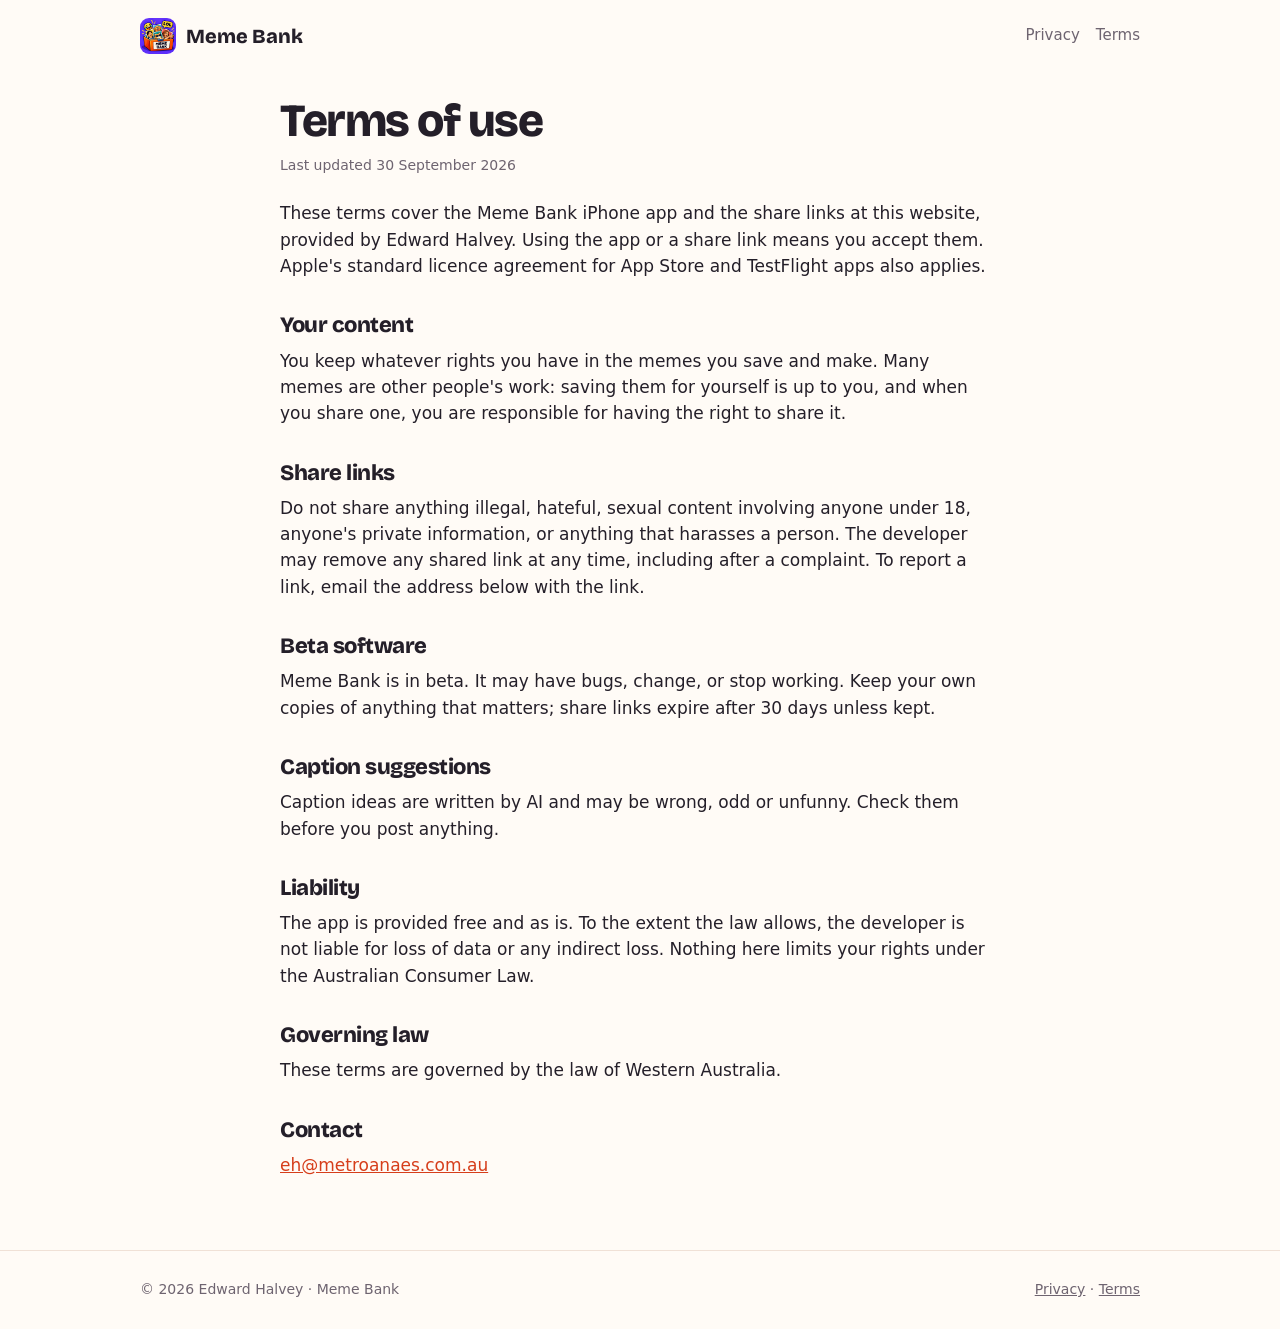
<file: terms/index.html>
<!doctype html>
<html lang="en-AU">
<head>
<meta charset="utf-8">
<!-- Google Analytics (Meme Bank property) -->
<script async src="https://www.googletagmanager.com/gtag/js?id=G-Q2E5VL5T1B"></script>
<script>window.dataLayer=window.dataLayer||[];function gtag(){dataLayer.push(arguments);}gtag('js',new Date());gtag('config','G-Q2E5VL5T1B');</script>

<meta name="viewport" content="width=device-width,initial-scale=1,viewport-fit=cover">
<title>Meme Bank Terms</title>
<link rel="icon" type="image/png" href="../img/favicon.png">
<link rel="preconnect" href="https://fonts.googleapis.com">
<link rel="stylesheet" href="https://fonts.googleapis.com/css2?family=Bricolage+Grotesque:opsz,wght@12..96,600;12..96,800&display=swap">
<link rel="stylesheet" href="../site.css">
</head>
<body>
<div class="wrap">
<header class="top"><a class="brand" href="../"><img src="../img/icon-512.png" alt="">Meme Bank</a><nav class="links"><a href="../privacy/">Privacy</a><a href="../terms/">Terms</a></nav></header>
<main class="doc">
<h1>Terms of use</h1>
<p class="updated">Last updated 30 September 2026</p>

<p>These terms cover the Meme Bank iPhone app and the share links at this website, provided by Edward Halvey. Using the app or a share link means you accept them. Apple's standard licence agreement for App Store and TestFlight apps also applies.</p>

<h2>Your content</h2>
<p>You keep whatever rights you have in the memes you save and make. Many memes are other people's work: saving them for yourself is up to you, and when you share one, you are responsible for having the right to share it.</p>

<h2>Share links</h2>
<p>Do not share anything illegal, hateful, sexual content involving anyone under 18, anyone's private information, or anything that harasses a person. The developer may remove any shared link at any time, including after a complaint. To report a link, email the address below with the link.</p>

<h2>Beta software</h2>
<p>Meme Bank is in beta. It may have bugs, change, or stop working. Keep your own copies of anything that matters; share links expire after 30 days unless kept.</p>

<h2>Caption suggestions</h2>
<p>Caption ideas are written by AI and may be wrong, odd or unfunny. Check them before you post anything.</p>

<h2>Liability</h2>
<p>The app is provided free and as is. To the extent the law allows, the developer is not liable for loss of data or any indirect loss. Nothing here limits your rights under the Australian Consumer Law.</p>

<h2>Governing law</h2>
<p>These terms are governed by the law of Western Australia.</p>

<h2>Contact</h2>
<p><a href="mailto:eh@metroanaes.com.au">eh@metroanaes.com.au</a></p>
</main>
</div>
<footer><div class="wrap"><span>© 2026 Edward Halvey · Meme Bank</span><span><a href="../privacy/">Privacy</a> · <a href="../terms/">Terms</a></span></div></footer>
</body>
</html>
</file>
<file: site.css>
/* Meme Bank: tangerine sticker-book. Display = Bricolage Grotesque, meme lines = Anton, body = system. */
:root{
  --bg:#FFFBF6; --fg:#241F29; --muted:#6E6470; --card:#FFFFFF; --line:#F0E1D6;
  --tang:#F2542D; --tang-deep:#D63E1B; --sun:#FFD23F; --sky:#4FC3F7; --soft:#FFE6DC; --ok:#2E9E5B;
  --display:"Bricolage Grotesque",-apple-system,system-ui,sans-serif;
  --meme:"Anton",Impact,"Arial Narrow",sans-serif;
  --body:-apple-system,BlinkMacSystemFont,"Segoe UI",system-ui,sans-serif;
}
@media (prefers-color-scheme: dark){:root:not([data-theme="light"]){
  --bg:#17131A; --fg:#F6EEE8; --muted:#B0A3AC; --card:#221C25; --line:#3A2F38;
  --tang:#FF6A45; --tang-deep:#FF835F; --soft:#3E2520; color-scheme:dark}}
:root[data-theme="dark"]{
  --bg:#17131A; --fg:#F6EEE8; --muted:#B0A3AC; --card:#221C25; --line:#3A2F38;
  --tang:#FF6A45; --tang-deep:#FF835F; --soft:#3E2520; color-scheme:dark}
*{box-sizing:border-box}
html{-webkit-text-size-adjust:100%}
body{margin:0;background:var(--bg);color:var(--fg);font:17px/1.55 var(--body)}
a{color:var(--tang-deep)}
.wrap{max-width:1040px;margin:0 auto;padding-inline:20px}
header.top{display:flex;align-items:center;justify-content:space-between;padding-block:18px;gap:12px}
.brand{display:flex;align-items:center;gap:10px;text-decoration:none;color:var(--fg);font:800 20px var(--display)}
.brand img{width:36px;height:36px;border-radius:9px}
nav.links{display:flex;gap:16px;font-size:15px}
nav.links a{color:var(--muted);text-decoration:none}
nav.links a:hover{color:var(--fg)}
h1,h2,h3{font-family:var(--display);line-height:1.1;text-wrap:balance;margin:0}
h1{font-size:clamp(38px,7vw,68px);font-weight:800;letter-spacing:-1.5px}
h2{font-size:clamp(26px,4vw,38px);font-weight:800;letter-spacing:-.5px}
h3{font-size:19px;font-weight:700}
p{margin:0}
.btn{display:inline-flex;align-items:center;gap:8px;background:var(--tang);color:#fff;text-decoration:none;border:0;border-radius:14px;padding:13px 20px;font:700 16px var(--body);cursor:pointer}
.btn:hover{background:var(--tang-deep)}
.btn.ghost{background:var(--card);color:var(--fg);border:1.5px solid var(--line)}
.pill{display:inline-block;background:var(--soft);color:var(--tang-deep);border-radius:99px;padding:5px 12px;font:700 13px var(--body);letter-spacing:.02em}
footer{border-top:1px solid var(--line);margin-top:72px;padding-block:28px;color:var(--muted);font-size:14px}
footer .wrap{display:flex;flex-wrap:wrap;gap:12px 24px;justify-content:space-between}
footer a{color:var(--muted)}
.doc{max-width:720px;margin:0 auto;padding-block:24px 0}
.doc h1{font-size:clamp(32px,5vw,46px);margin-bottom:8px}
.doc h2{font-size:22px;margin:34px 0 10px}
.doc p,.doc li{max-width:66ch;margin-bottom:12px}
.doc .updated{color:var(--muted);font-size:14px;margin-bottom:24px}
:focus-visible{outline:3px solid var(--sun);outline-offset:2px}
@media (prefers-reduced-motion:reduce){*{animation:none!important;transition:none!important}}
@media (max-width:520px){nav.links a[href="#how"]{display:none}.brand{white-space:nowrap}}
</file>
